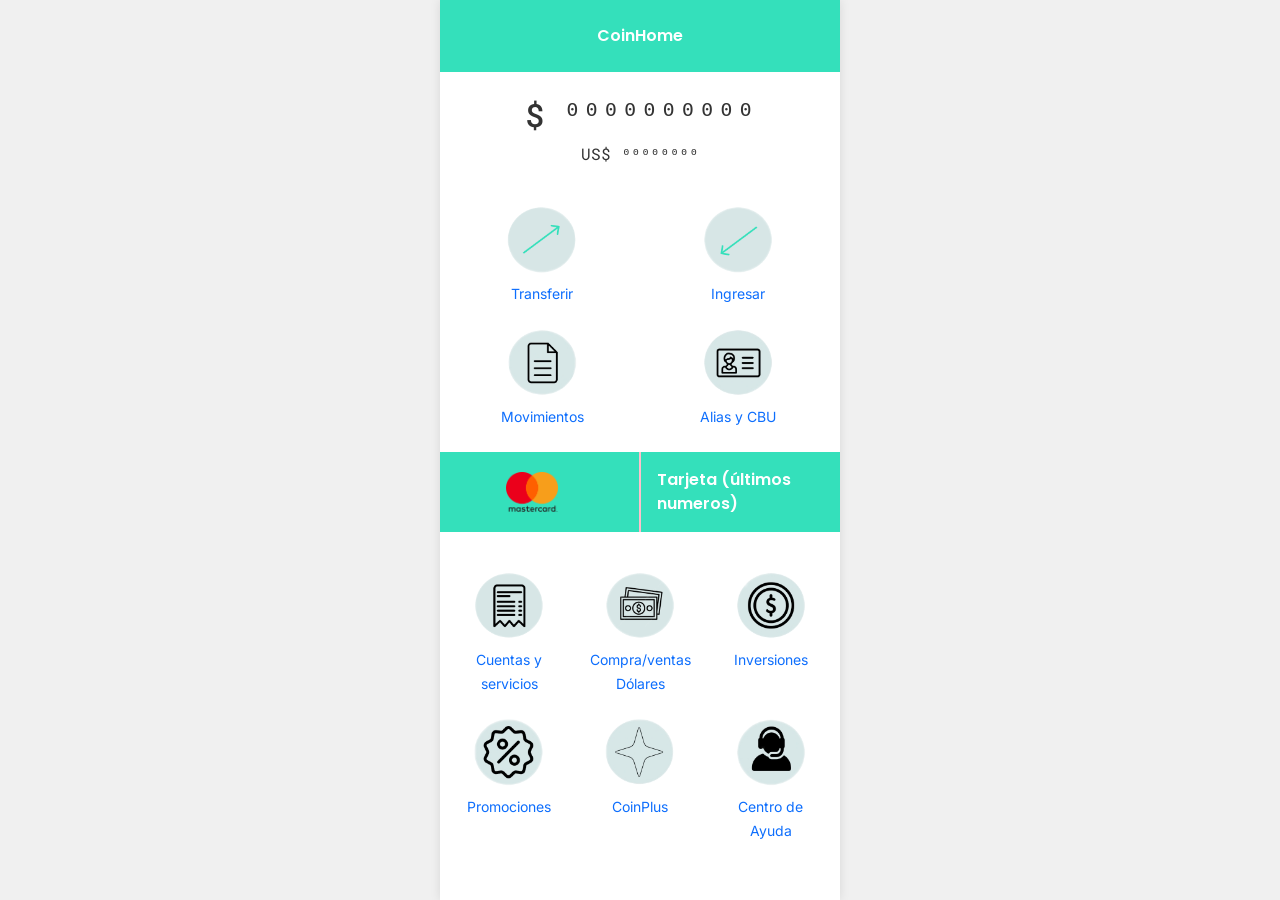
<file: html/index.html>
<!DOCTYPE html>
<html lang="es">
<head>
    <meta charset="UTF-8">
    <meta name="viewport" content="width=device-width, initial-scale=1.0">
    <title>CoinHome - Principal</title>
    <link href="https://cdn.jsdelivr.net/npm/bootstrap@5.3.3/dist/css/bootstrap.min.css" rel="stylesheet">
    <link rel="stylesheet" href="../css/styles.css">
</head>
<body>
    <div class="container-fluid p-0 d-flex flex-column" style="box-shadow: 0 0 10px rgba(0,0,0,0.1);">
        
        <div class="screen-header-color text-center font-poppins py-4">
            CoinHome
        </div>

        <div class="screen-white-body flex-grow-1 p-0"> 
            
            <div class="text-center py-4 px-3">
                <h1 class="font-roboto-mono fw-medium fs-2">$ ⁰⁰⁰⁰⁰⁰⁰⁰⁰⁰</h1>
                <p class="font-roboto-mono fw-normal fs-6">US$ ⁰⁰⁰⁰⁰⁰⁰⁰</p>
            </div>

            <div class="row text-center px-3 justify-content-center">
                
                
                <div class="col-6 mb-4">
                    <a href="transferir_datos.html" class="d-block text-decoration-none">
                        <div class="mx-auto" style="width: 70px; height: 70px; margin-bottom: 5px;">
                            <img src="../img/icon_transferir.png" alt="Transferir" class="img-fluid">
                        </div>
                        <small>Transferir</small>
                    </a>
                </div>
                
                
                <div class="col-6 mb-4">
                    <a href="#" class="d-block text-decoration-none">
                        <div class="mx-auto" style="width: 70px; height: 70px; margin-bottom: 5px;">
                            <img src="../img/icon_ingresar.png" alt="Ingresar" class="img-fluid">
                        </div>
                        <small>Ingresar</small>
                    </a>
                </div>
                
                
                <div class="col-6 mb-4">
                    <a href="#" class="d-block text-decoration-none">
                        <div class="mx-auto" style="width: 70px; height: 70px; margin-bottom: 5px;">
                            <img src="../img/icon_movimientos.png" alt="Movimientos" class="img-fluid">
                        </div>
                        <small>Movimientos</small>
                    </a>
                </div>
                
                
                <div class="col-6 mb-4">
                    <a href="#" class="d-block text-decoration-none">
                        <div class="mx-auto" style="width: 70px; height: 70px; margin-bottom: 5px;">
                            <img src="../img/icon_alias.png" alt="Alias y CBU" class="img-fluid">
                        </div>
                        <small>Alias y CBU</small>
                    </a>
                </div>
            </div>

            <div class="section-tarjeta row align-items-center m-0 py-3" style="margin-top: 0;"> 
                <div class="col-5 d-flex justify-content-center align-items-center">
                    <img src="../img/mastercard_logo.png" alt="Mastercard Logo" class="img-fluid" style="max-height: 40px;">
                </div>
                <div class="col-7 font-poppins fw-semi-bold fs-6 ps-5"> 
                    Tarjeta (últimos numeros)
                </div>
            </div>

            <div class="text-center px-3 py-3 flex-grow-1" style="background-color: white;">
                <div class="row pt-4 justify-content-center"> 
                    
                    
                    <div class="col-4 mb-4">
                        <a href="#" class="d-block text-decoration-none">
                            <div class="mx-auto" style="width: 70px; height: 70px; margin-bottom: 5px;">
                                <img src="../img/icon_cuentas.png" alt="Cuentas y servicios" class="img-fluid">
                            </div>
                            <small>Cuentas y servicios</small>
                        </a>
                    </div>
                    
                    
                    <div class="col-4 mb-4">
                        <a href="#" class="d-block text-decoration-none">
                            <div class="mx-auto" style="width: 70px; height: 70px; margin-bottom: 5px;">
                                <img src="../img/icon_dolares.png" alt="Compra/ventas Dólares" class="img-fluid">
                            </div>
                            <small>Compra/ventas Dólares</small>
                        </a>
                    </div>
                    
                    
                    <div class="col-4 mb-4">
                        <a href="#" class="d-block text-decoration-none">
                            <div class="mx-auto" style="width: 70px; height: 70px; margin-bottom: 5px;">
                                <img src="../img/icon_inversiones.png" alt="Inversiones" class="img-fluid">
                            </div>
                            <small>Inversiones</small>
                        </a>
                    </div>
                    
                    
                    <div class="col-4 mb-4">
                        <a href="#" class="d-block text-decoration-none">
                            <div class="mx-auto" style="width: 70px; height: 70px; margin-bottom: 5px;">
                                <img src="../img/icon_promociones.png" alt="Promociones" class="img-fluid">
                            </div>
                            <small>Promociones</small>
                        </a>
                    </div>
                    
                    
                    <div class="col-4 mb-4">
                        <a href="#" class="d-block text-decoration-none">
                            <div class="mx-auto" style="width: 70px; height: 70px; margin-bottom: 5px;">
                                <img src="../img/icon_coinplus.png" alt="CoinPlus" class="img-fluid">
                            </div>
                            <small>CoinPlus</small>
                        </a>
                    </div>
                    
                    
                    <div class="col-4 mb-4">
                        <a href="bienvenida_usuario.html" class="d-block text-decoration-none">
                            <div class="mx-auto" style="width: 70px; height: 70px; margin-bottom: 5px;">
                                <img src="../img/icon_ayuda.png" alt="Centro de Ayuda" class="img-fluid">
                            </div>
                            <small>Centro de Ayuda</small>
                        </a>
                    </div>
                </div>
            </div>
        </div>
    </div>
</body>
</html>
</file>
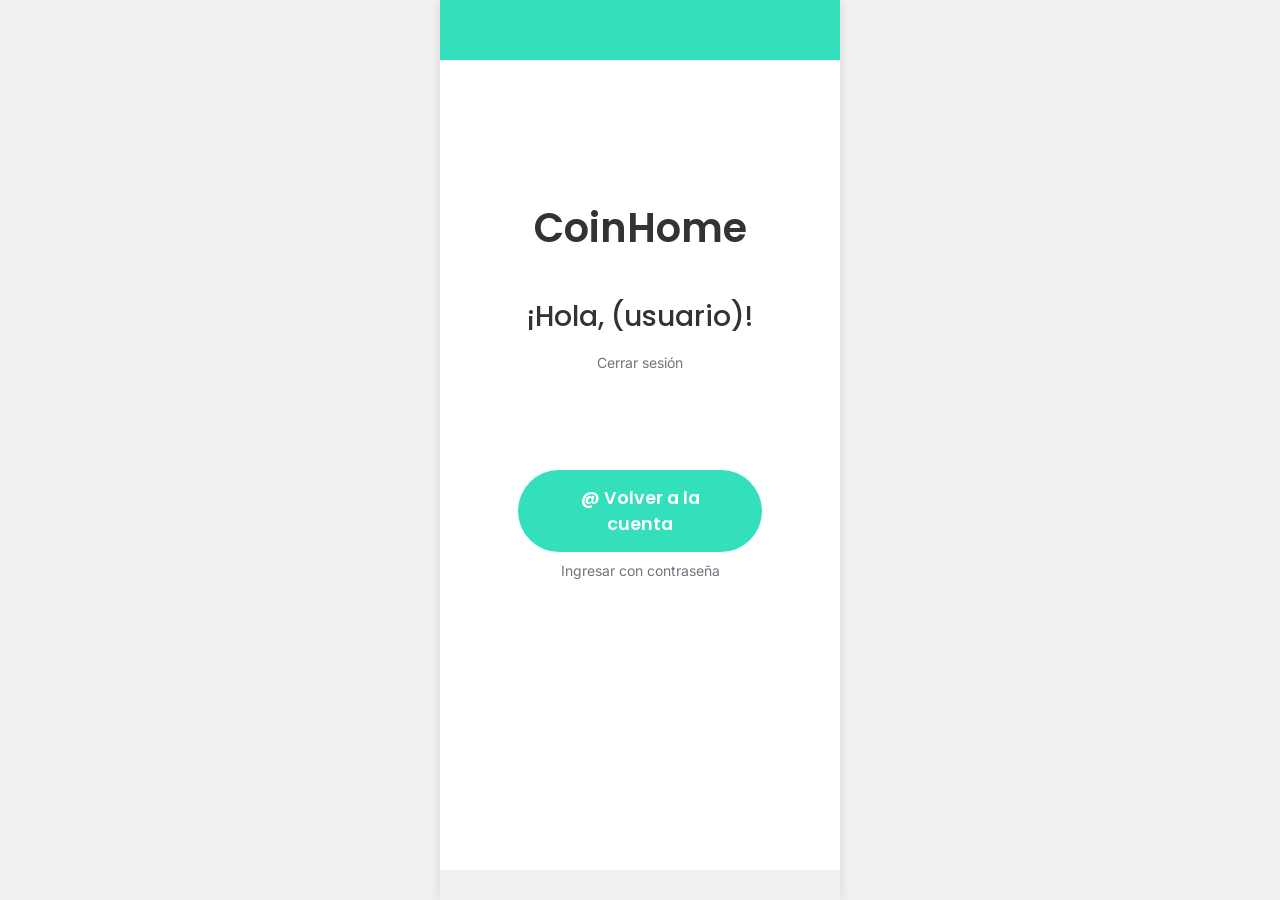
<file: html/bienvenida_usuario.html>
<!DOCTYPE html>
<html lang="es">
<head>
    <meta charset="UTF-8">
    <meta name="viewport" content="width=device-width, initial-scale=1.0">
    <title>CoinHome - Usuario</title>
    <link href="https://cdn.jsdelivr.net/npm/bootstrap@5.3.3/dist/css/bootstrap.min.css" rel="stylesheet">
    <link rel="stylesheet" href="../css/styles.css">
</head>
<body>
    <div class="container-fluid p-0" style="max-width: 400px; margin: auto; box-shadow: 0 0 10px rgba(0,0,0,0.1);">

        <div class="screen-header-color" style="height: 50px;">
            </div>

        <div class="screen-white-body text-center p-5" style="min-height: 90vh;">
            <h1 class="font-poppins fw-semi-bold mt-5 pt-5">CoinHome</h1>
            
            <h3 class="font-poppins mt-5 mb-3">¡Hola, (usuario)!</h3>
            
            <p><a href="login.html" class="text-secondary text-decoration-none small">Cerrar sesión</a></p>
            
            <div class="mt-5 pt-5">
                <a href="index.html" class="btn-bottom-primary font-poppins text-center d-inline-block" style="background-color: var(--color-principal); width: 80%;">@ Volver a la cuenta</a>
                <p class="small mt-2"><a href="login.html" class="text-secondary text-decoration-none">Ingresar con contraseña</a></p>
            </div>
        </div>
    </div>
</body>
</html>
</file>
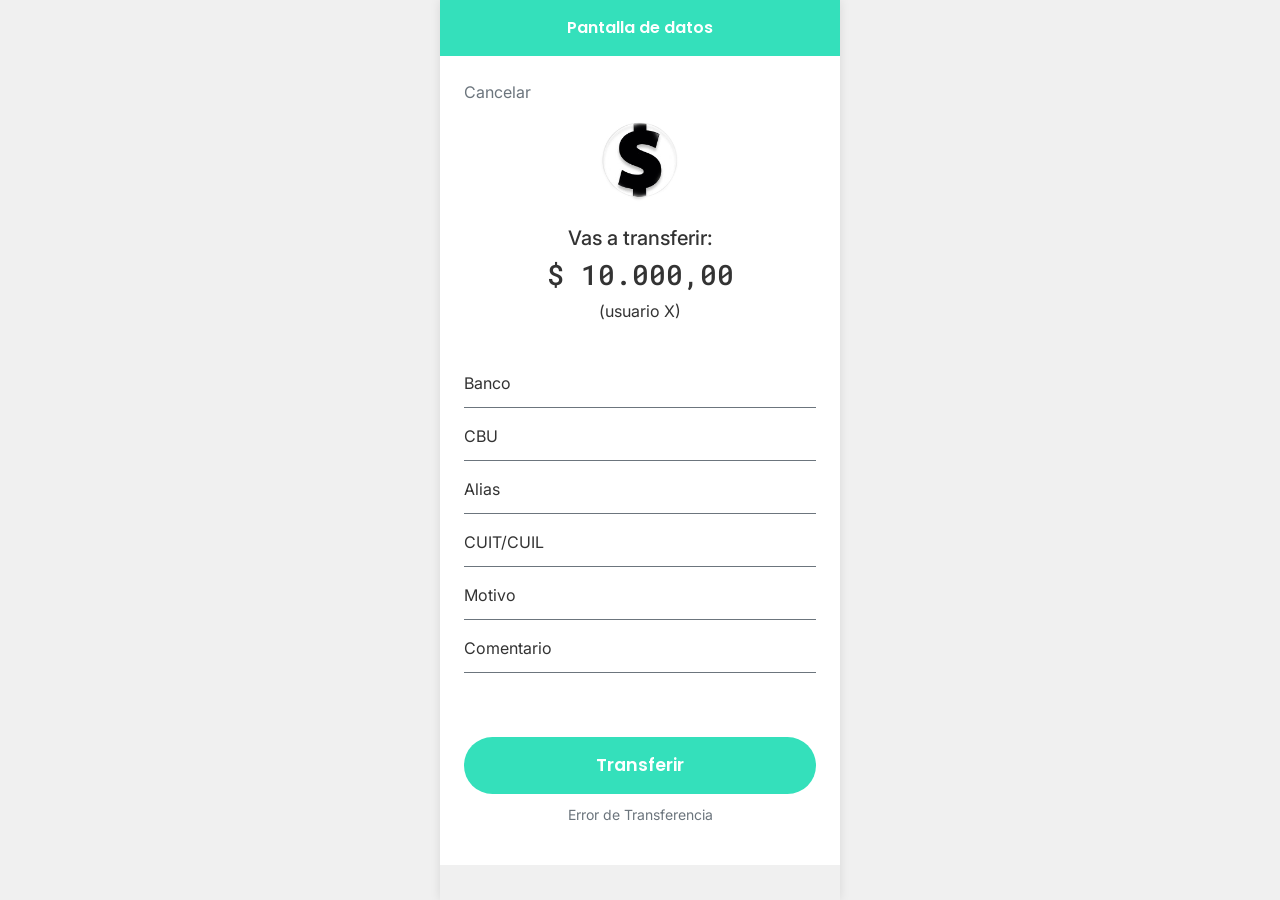
<file: html/confirmar_transferencia.html>
<!DOCTYPE html>
<html lang="es">
<head>
    <meta charset="UTF-8">
    <meta name="viewport" content="width=device-width, initial-scale=1.0">
    <title>CoinHome - Confirmar</title>
    <link href="https://cdn.jsdelivr.net/npm/bootstrap@5.3.3/dist/css/bootstrap.min.css" rel="stylesheet">
    <link rel="stylesheet" href="../css/styles.css">
</head>
<body>
    <div class="container-fluid p-0" style="max-width: 400px; margin: auto; box-shadow: 0 0 10px rgba(0,0,0,0.1);">

        <div class="screen-header-color text-center py-3 font-poppins">
            Pantalla de datos
        </div>

        <div class="screen-white-body p-4" style="min-height: 0vh;">
            <p><a href="transferir_datos.html" class="text-secondary text-decoration-none">Cancelar</a></p>

            
            <div class="d-flex justify-content-center mb-4"> 
                <img src="../img/icon_dinero_confirmacion.png" alt="Icono de Dólar" class="img-fluid" style="max-width: 80px; height: auto;"> 
            </div>
            

            <h5 class="fw-medium text-center">Vas a transferir:</h5>
            <h3 class="font-roboto-mono fw-medium text-center">$ 10.000,00</h3>
            <p class="text-center mb-5">(usuario X)</p>

            <label class="form-label">Banco</label>
            <div class="mb-3 border-bottom border-secondary pb-1"></div>
            <label class="form-label">CBU</label>
            <div class="mb-3 border-bottom border-secondary pb-1"></div>
            <label class="form-label">Alias</label>
            <div class="mb-3 border-bottom border-secondary pb-1"></div>
            <label class="form-label">CUIT/CUIL</label>
            <div class="mb-3 border-bottom border-secondary pb-1"></div>
            <label class="form-label">Motivo</label>
            <div class="mb-3 border-bottom border-secondary pb-1"></div>
            <label class="form-label">Comentario</label>
            <div class="mb-5 border-bottom border-secondary pb-1"></div>

            <div class="text-center py-3">
                <a href="transferencia_exitosa.html" class="btn-bottom-primary font-poppins text-center" style="background-color: var(--color-principal); width: 100%; margin-bottom: 10px;">Transferir</a>
                <a href="transferencia_error.html" class="d-block text-secondary text-decoration-none small mt-2">Error de Transferencia</a>
            </div>
        </div>
    </div>
</body>
</html>
</file>
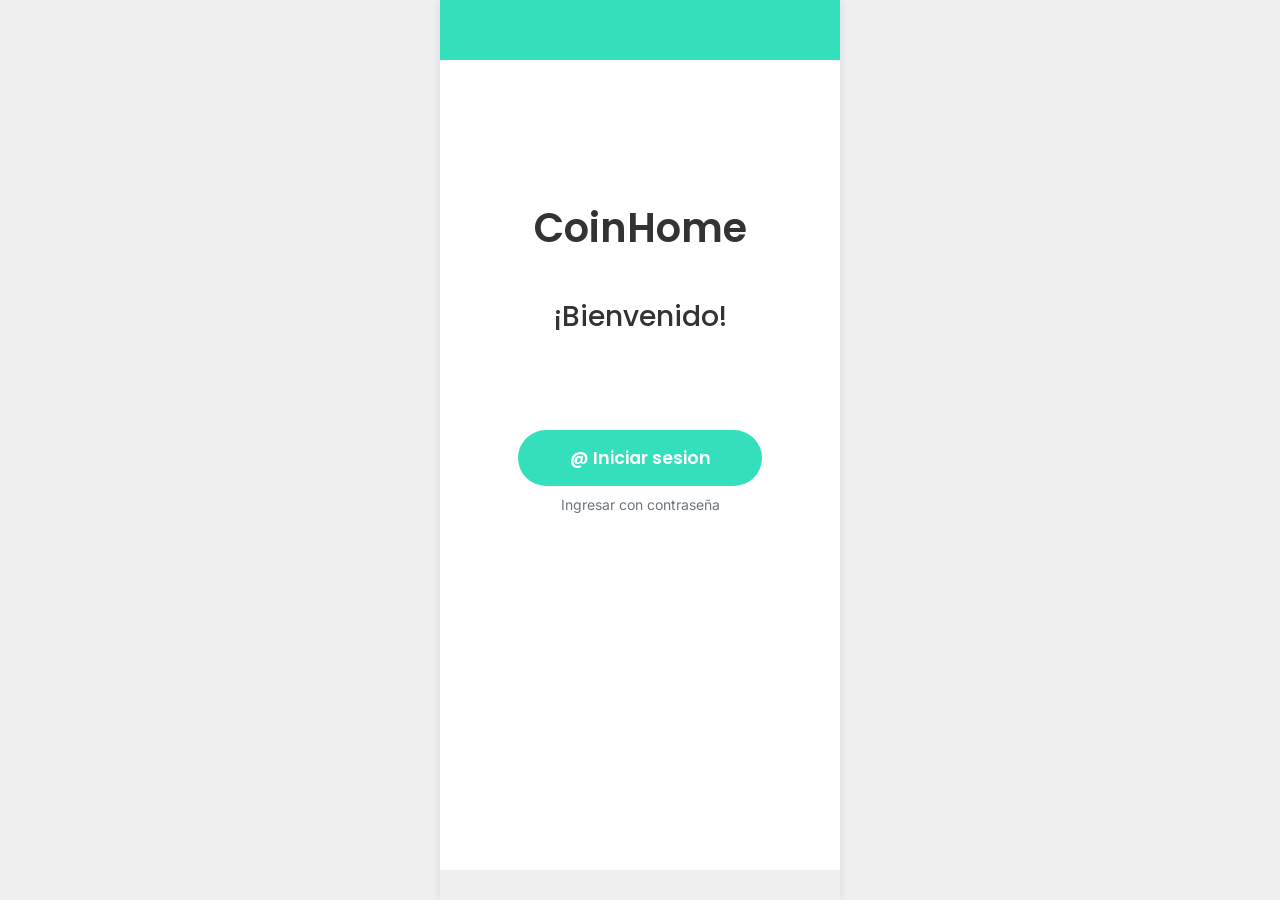
<file: html/login.html>
<!DOCTYPE html>
<html lang="es">
<head>
    <meta charset="UTF-8">
    <meta name="viewport" content="width=device-width, initial-scale=1.0">
    <title>CoinHome - Login</title>
    <link href="https://cdn.jsdelivr.net/npm/bootstrap@5.3.3/dist/css/bootstrap.min.css" rel="stylesheet">
    <link rel="stylesheet" href="../css/styles.css">
</head>
<body>
    <div class="container-fluid p-0" style="max-width: 400px; margin: auto; box-shadow: 0 0 10px rgba(0,0,0,0.1);">
        
        <div class="screen-header-color" style="height: 50px;">
            </div>

        <div class="screen-white-body text-center p-5" style="min-height: 90vh;">
            <h1 class="font-poppins fw-semi-bold mt-5 pt-5">CoinHome</h1>
            
            <h3 class="font-poppins mt-5 mb-3">¡Bienvenido!</h3>

            <div class="mt-5 pt-5">
                <a href="bienvenida_usuario.html" class="btn-bottom-primary font-poppins text-center d-inline-block" style="background-color: var(--color-principal); width: 80%;">@ Iniciar sesion</a>
                <p class="small mt-2"><a href="bienvenida_usuario.html" class="text-secondary text-decoration-none">Ingresar con contraseña</a></p>
            </div>
        </div>
    </div>
</body>
</html>
</file>
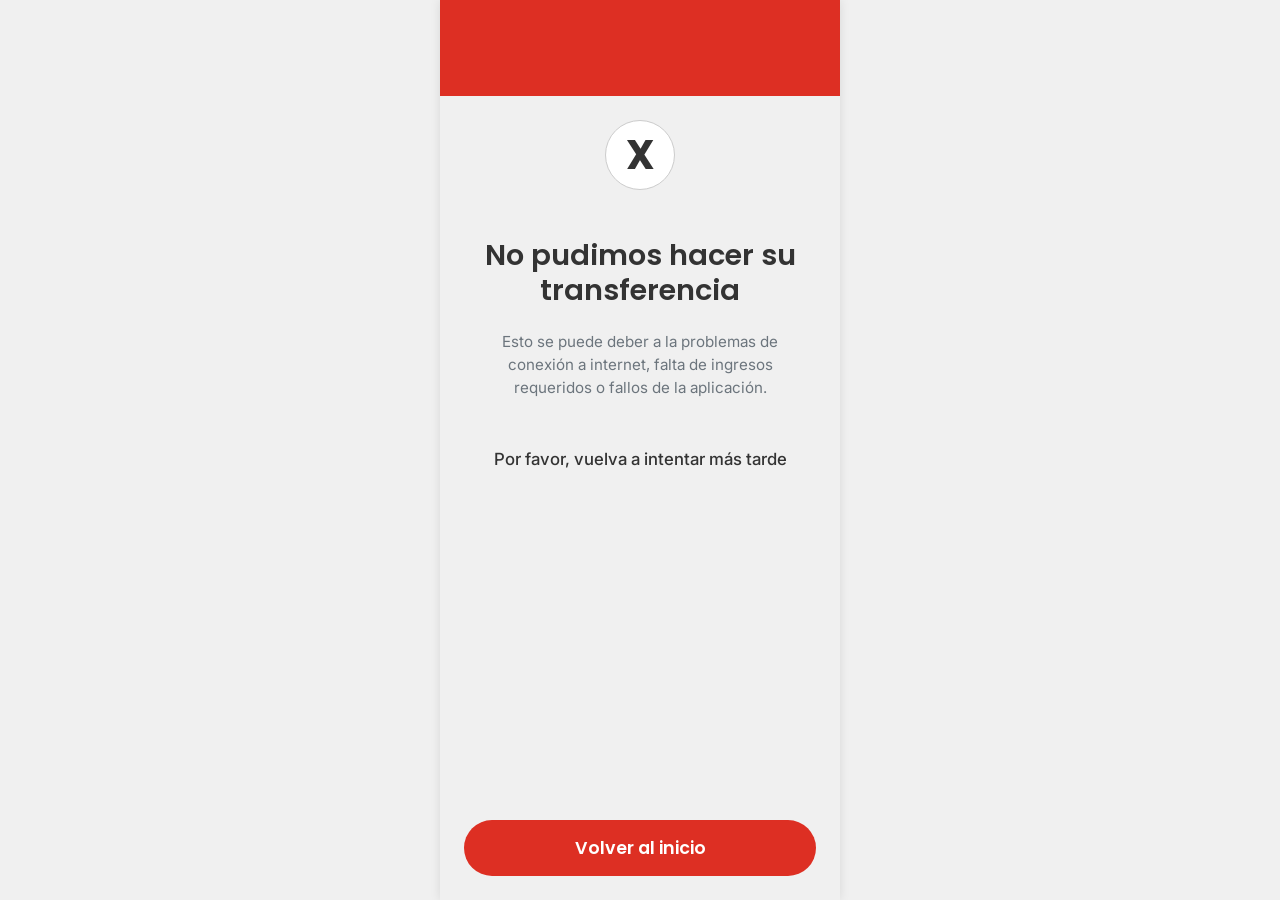
<file: html/transferencia_error.html>
<!DOCTYPE html>
<html lang="es">
<head>
    <meta charset="UTF-8">
    <meta name="viewport" content="width=device-width, initial-scale=1.0">
    <title>CoinHome - Error</title>
    <link href="https://cdn.jsdelivr.net/npm/bootstrap@5.3.3/dist/css/bootstrap.min.css" rel="stylesheet">
    <link rel="stylesheet" href="../css/styles.css">
</head>
<body>
    <div class="container-fluid p-0 d-flex flex-column" style="box-shadow: 0 0 10px rgba(0,0,0,0.1);">
        
        <div class="text-center py-5 screen-error">
            </div>

        <div class="screen-status-body flex-grow-1 text-center px-4 d-flex flex-column justify-content-between">
            
            <div class="mt-4">
                <div class="error-icon mx-auto mb-5">X</div>
                
                <h3 class="font-poppins fw-semi-bold mb-4" style="font-size: 1.8rem;">No pudimos hacer su transferencia</h3>
                
                <p class="text-secondary px-3" style="font-size: 0.95rem;">
                    Esto se puede deber a la problemas de conexión a internet, falta de ingresos requeridos o fallos de la aplicación.
                </p>
                
                <p class="mt-5 mb-5 fw-medium" style="font-size: 1.05rem;">
                    Por favor, vuelva a intentar más tarde
                </p>
            </div>

            <div class="text-center pt-3 pb-4">
                <a href="index.html" class="btn-error-primary font-poppins text-center">Volver al inicio</a>
            </div>
        </div>
    </div>
</body>
</html>
</file>
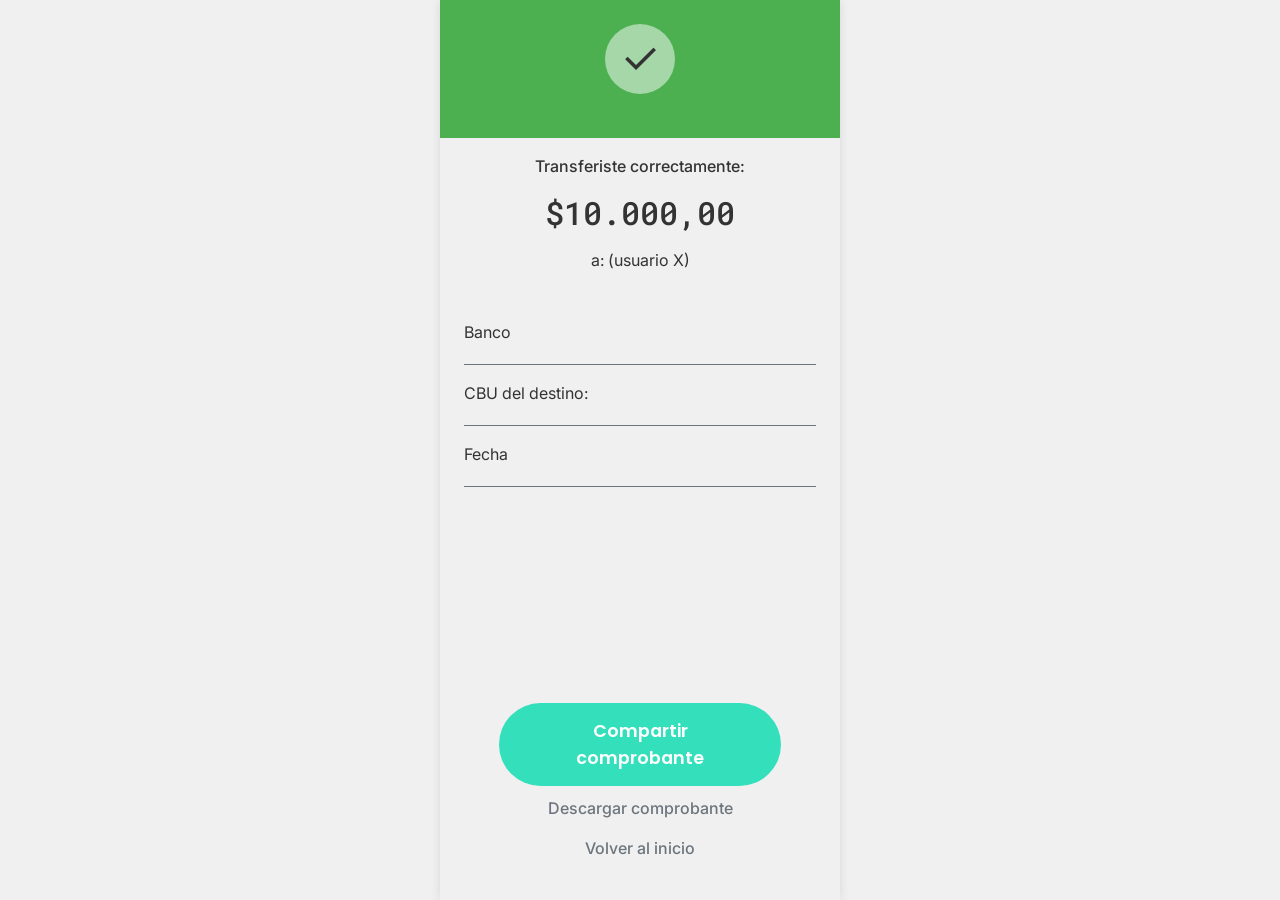
<file: html/transferencia_exitosa.html>
<!DOCTYPE html>
<html lang="es">
<head>
    <meta charset="UTF-8">
    <meta name="viewport" content="width=device-width, initial-scale=1.0">
    <title>CoinHome - Éxito</title>
    <link href="https://cdn.jsdelivr.net/npm/bootstrap@5.3.3/dist/css/bootstrap.min.css" rel="stylesheet">
    <link rel="stylesheet" href="../css/styles.css">
</head>
<body>
    <div class="container-fluid p-0 d-flex flex-column" style="box-shadow: 0 0 10px rgba(0,0,0,0.1);">
        
        <div class="text-center py-4 screen-success">
            <div class="status-circle mx-auto">
                <p style="font-size: 45px;">✓</p>
            </div>
        </div>

        <div class="screen-status-body flex-grow-1 text-center px-4 d-flex flex-column justify-content-between">
            <div>
                <p class="fw-medium mt-3">Transferiste correctamente:</p>
                <h2 class="font-roboto-mono fw-medium mb-3">$10.000,00</h2>
                <p>a: (usuario X)</p>
                
                <div class="text-start mt-5">
                    <p>Banco</p>
                    <div class="mb-3 border-bottom border-secondary pb-1"></div>

                    <p>CBU del destino:</p>
                    <div class="mb-3 border-bottom border-secondary pb-1"></div>

                    <p>Fecha</p>
                    <div class="mb-5 border-bottom border-secondary pb-1"></div>
                </div>
            </div>

            <div class="text-center pt-3 pb-4">
                <a href="#" class="btn-bottom-primary font-poppins text-center d-inline-block" style="background-color: var(--color-principal); width: 80%; margin: 10px 0;">Compartir comprobante</a>
                
                <p><a href="#" class="text-secondary text-decoration-none fw-medium">Descargar comprobante</a></p>
                <p><a href="index.html" class="text-secondary text-decoration-none fw-medium">Volver al inicio</a></p>
            </div>
        </div>
    </div>
</body>
</html>
</file>
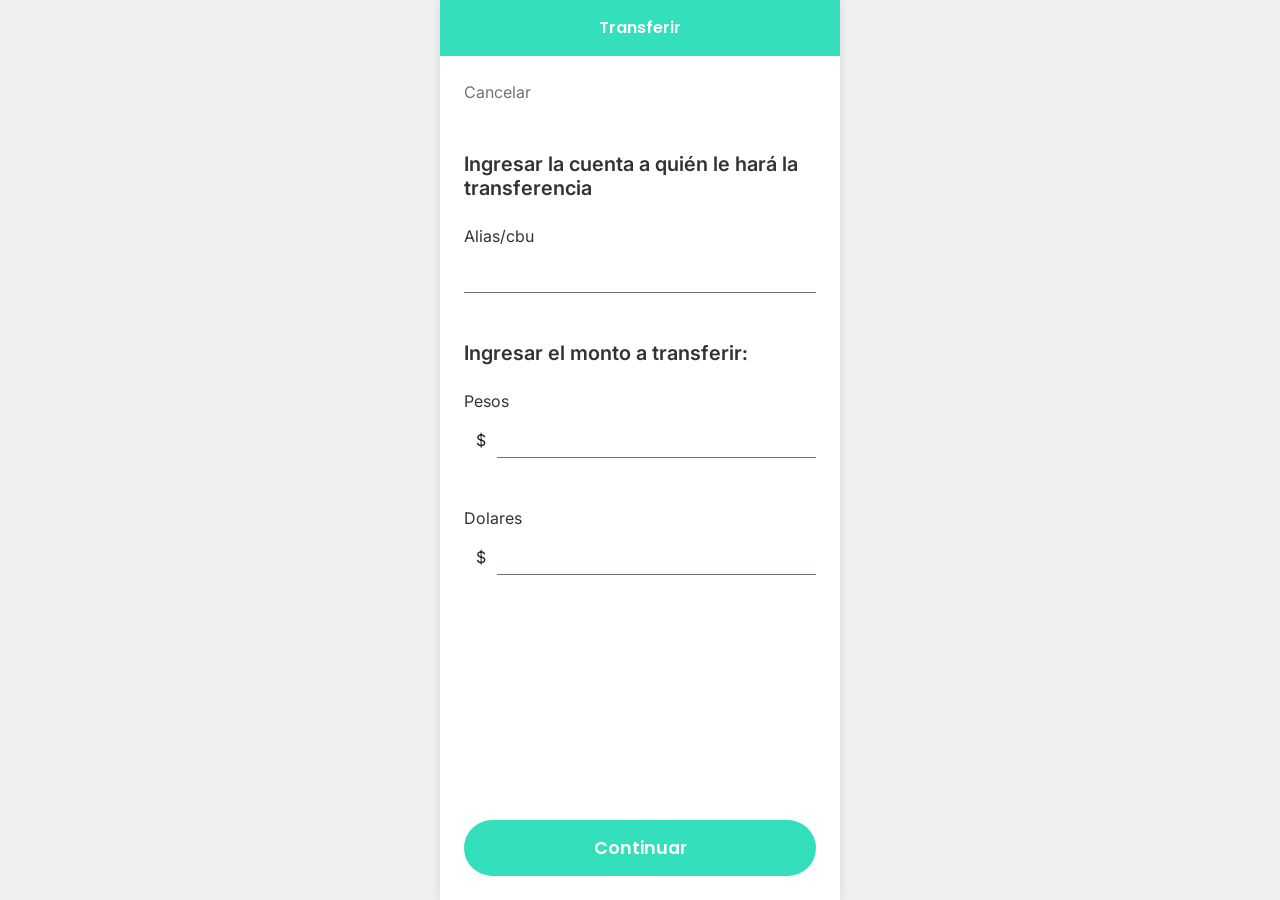
<file: html/transferir_datos.html>
<!DOCTYPE html>
<html lang="es">
<head>
    <meta charset="UTF-8">
    <meta name="viewport" content="width=device-width, initial-scale=1.0">
    <title>CoinHome - Transferir</title>
    <link href="https://cdn.jsdelivr.net/npm/bootstrap@5.3.3/dist/css/bootstrap.min.css" rel="stylesheet">
    <link rel="stylesheet" href="../css/styles.css">
</head>
<body>
    <div class="container-fluid p-0 d-flex flex-column" style="box-shadow: 0 0 10px rgba(0,0,0,0.1);">
        
        <div class="screen-header-color text-center py-3 font-poppins">
            Transferir
        </div>

        <div class="screen-white-body flex-grow-1 p-4 d-flex flex-column justify-content-between" style="padding-bottom: 0 !important;">
            
            <div>
                <p><a href="index.html" class="text-secondary text-decoration-none">Cancelar</a></p>

                <h5 class="fw-semi-bold mt-5 mb-4">Ingresar la cuenta a quién le hará la transferencia</h5>
                <label for="alias-cbu" class="form-label">Alias/cbu</label>
                <input type="text" class="form-control mb-5 border-0 border-bottom border-secondary" id="alias-cbu" style="border-radius: 0;">

                <h5 class="fw-semi-bold mt-5 mb-4">Ingresar el monto a transferir:</h5>
                
                <label for="pesos" class="form-label">Pesos</label>
                <div class="input-group mb-5">
                    <span class="input-group-text border-0 bg-white">$</span>
                    <input type="text" class="form-control border-0 border-bottom border-secondary" id="pesos" style="border-radius: 0;">
                </div>

                <label for="dolares" class="form-label">Dolares</label>
                <div class="input-group mb-5">
                    <span class="input-group-text border-0 bg-white">$</span>
                    <input type="text" class="form-control border-0 border-bottom border-secondary" id="dolares" style="border-radius: 0;">
                </div>
            </div>

            <div class="text-center pb-4 pt-2" style="background-color: white;">
                <a href="confirmar_transferencia.html" class="btn-bottom-primary font-poppins text-center" style="width: 100%; background-color: var(--color-principal); color: var(--color-texto-claro); margin: 0;">Continuar</a>
            </div>
        </div>
    </div>
</body>
</html>
</file>
<file: css/styles.css>
/* Importación de Tipografías desde Google Fonts */
@import url('https://fonts.googleapis.com/css2?family=Inter:wght@400;500;600;700&family=Poppins:wght@600;700&family=Roboto+Mono:wght@400;500&display=swap');

/* Variables de Color de CoinHome */
:root {
    --color-principal: #34E0BB; /* Turquesa/Menta de Encabezados/Botones */
    --color-fondo: #F0F0F0; /* Gris claro de la sección principal */
    --color-exito: #4CAF50; /* Verde de la pantalla de éxito */
    --color-error: #dd2f23; /* Rojo de la pantalla de error */
    --color-texto-claro: #FFFFFF;
    --color-texto-oscuro: #333333;
    --color-divisor: #FFC0CB; /* Rosa claro de la línea divisoria */
    --color-error-icon-bg: #FFFFFF; /* Fondo del círculo del icono X */
    --color-error-icon-border: #CCCCCC; /* Borde del círculo del icono X */
    --color-error-icon-text: #333333; /* Color de la X */
}

/* *** ESTILOS GLOBALES PARA FIJAR DIMENSIONES Y ELIMINAR SCROLL *** */
body {
    background-color: var(--color-fondo);
    font-family: 'Inter', sans-serif;
    color: var(--color-texto-oscuro);
    
    /* MODIFICACIONES CLAVE: */
    overflow: hidden; /* Elimina el desplazamiento (scroll) */
    height: 100vh; /* Fija la altura del body al 100% del viewport */
    margin: 0;
}

.container-fluid {
    /* Altura fija para que coincida con la altura del body */
    height: 100vh; 
    /* Estilos para el contenedor de la app */
    max-width: 400px;
    margin: auto; 
    box-shadow: 0 0 10px rgba(0,0,0,0.1);

    /* Asegura que el contenido (flex-grow-1) ocupe el espacio restante */
    display: flex;
    flex-direction: column;
}

/* Tipografía */
.font-poppins { font-family: 'Poppins', sans-serif; }
.font-roboto-mono { font-family: 'Roboto Mono', monospace; }
.fw-semi-bold { font-weight: 600; }
.fw-medium { font-weight: 500; }

/* Estilos de Encabezados y Secciones de Color (screen-header-color) */
.header-coinhome {
    background-color: var(--color-principal);
    color: var(--color-texto-claro);
    padding: 20px 0;
    font-size: 1.5rem;
    font-weight: 600;
}

/* Estilos para Pantallas con cabecera de color (Estructura de la app) */
.screen-header-color {
    background-color: var(--color-principal); /* Turquesa/Menta */
    color: var(--color-texto-claro);
    padding: 30px 0; /* Altura del encabezado de estado */
    text-align: center;
    font-weight: 600;
}

/* Estilos para el cuerpo principal blanco (Ocupa el espacio restante) */
.screen-white-body {
    background-color: #FFFFFF;
    padding: 40px 20px;
    /* Eliminamos el min-height manual, flex-grow-1 se encarga de la altura */
}

/* Estilos de Botones Circulares (Simulacro de Iconografía) */
.btn-icono-circle {
    width: 65px;
    height: 65px;
    background-color: rgba(179, 219, 210, 0.5); /* Color claro para los círculos vacíos */
    border-radius: 50%;
    margin-bottom: 5px;
    display: flex;
    justify-content: center;
    align-items: center;
    color: var(--color-texto-oscuro);
    font-size: 0.75rem;
    text-align: center;
    line-height: 1.2;
    padding: 5px;
}

/* Estilo de la Sección de Tarjeta (Fondo de color dentro del cuerpo blanco) */
.section-tarjeta {
    background-color: var(--color-principal);
    color: var(--color-texto-claro);
    padding: 15px; /* Mantener padding general */
    position: relative;
    display: flex;
    align-items: center;
    margin-left: -20px;
    margin-right: -20px;
}

/* Línea divisoria simulada - MODIFICACIÓN AQUÍ */
.section-tarjeta::before {
    content: '';
    position: absolute;
    left: 50%;
    top: 0; /* Estira la línea hasta el borde superior */
    bottom: 0; /* Estira la línea hasta el borde inferior */
    width: 2px;
    background-color: var(--color-divisor);
    transform: translateX(-50%);
    /* Opcional: Si quieres un pequeño margen arriba/abajo de la línea,
       puedes usar top: 5px; bottom: 5px; */
}

/* Estilos para Botones Principales (parte inferior de las pantallas) */
.btn-bottom-primary {
    /* El ancho debe ser 100% dentro de su contenedor (ver HTML) */
    border-color: var(--color-principal);
    color: var(--color-texto-claro);
    padding: 15px 30px;
    border-radius: 50px;
    display: block;
    font-size: 1.1rem;
    font-weight: 600;
    text-decoration: none;
    text-align: center;
}

/* Pantallas de Estado (Éxito y Error) */
.screen-success {
    background-color: var(--color-exito);
}
.screen-error {
    background-color: var(--color-error);
}
.status-circle {
    width: 70px;
    height: 70px;
    border-radius: 50%;
    background-color: rgba(255, 255, 255, 0.5);
    margin: 0 auto 20px;
}
.error-icon {
    width: 70px;
    height: 70px;
    border-radius: 50%;
    background-color: var(--color-error-icon-bg); /* Fondo blanco */
    border: 1px solid var(--color-error-icon-border); /* Borde gris */
    color: var(--color-error-icon-text); /* Color de la X */
    font-family: 'Poppins', sans-serif; /* Poppins para la X */
    font-size: 2.5rem; /* X más grande */
    font-weight: bold;
    display: flex;
    justify-content: center;
    align-items: center;
    margin: 0 auto;
    line-height: 1; /* Para centrar la X verticalmente */
}

.btn-error-primary {
    background-color: var(--color-error); /* Usa el nuevo color para el botón */
    border-color: var(--color-error);
    color: var(--color-texto-claro);
    padding: 15px 30px;
    border-radius: 50px;
    display: block;
    font-size: 1.1rem;
    font-weight: 600;
    text-decoration: none;
    text-align: center;
    width: 100%; /* Ocupa el 100% del ancho del contenedor */
    margin: 0; /* Eliminar márgenes por defecto */
}
</file>
